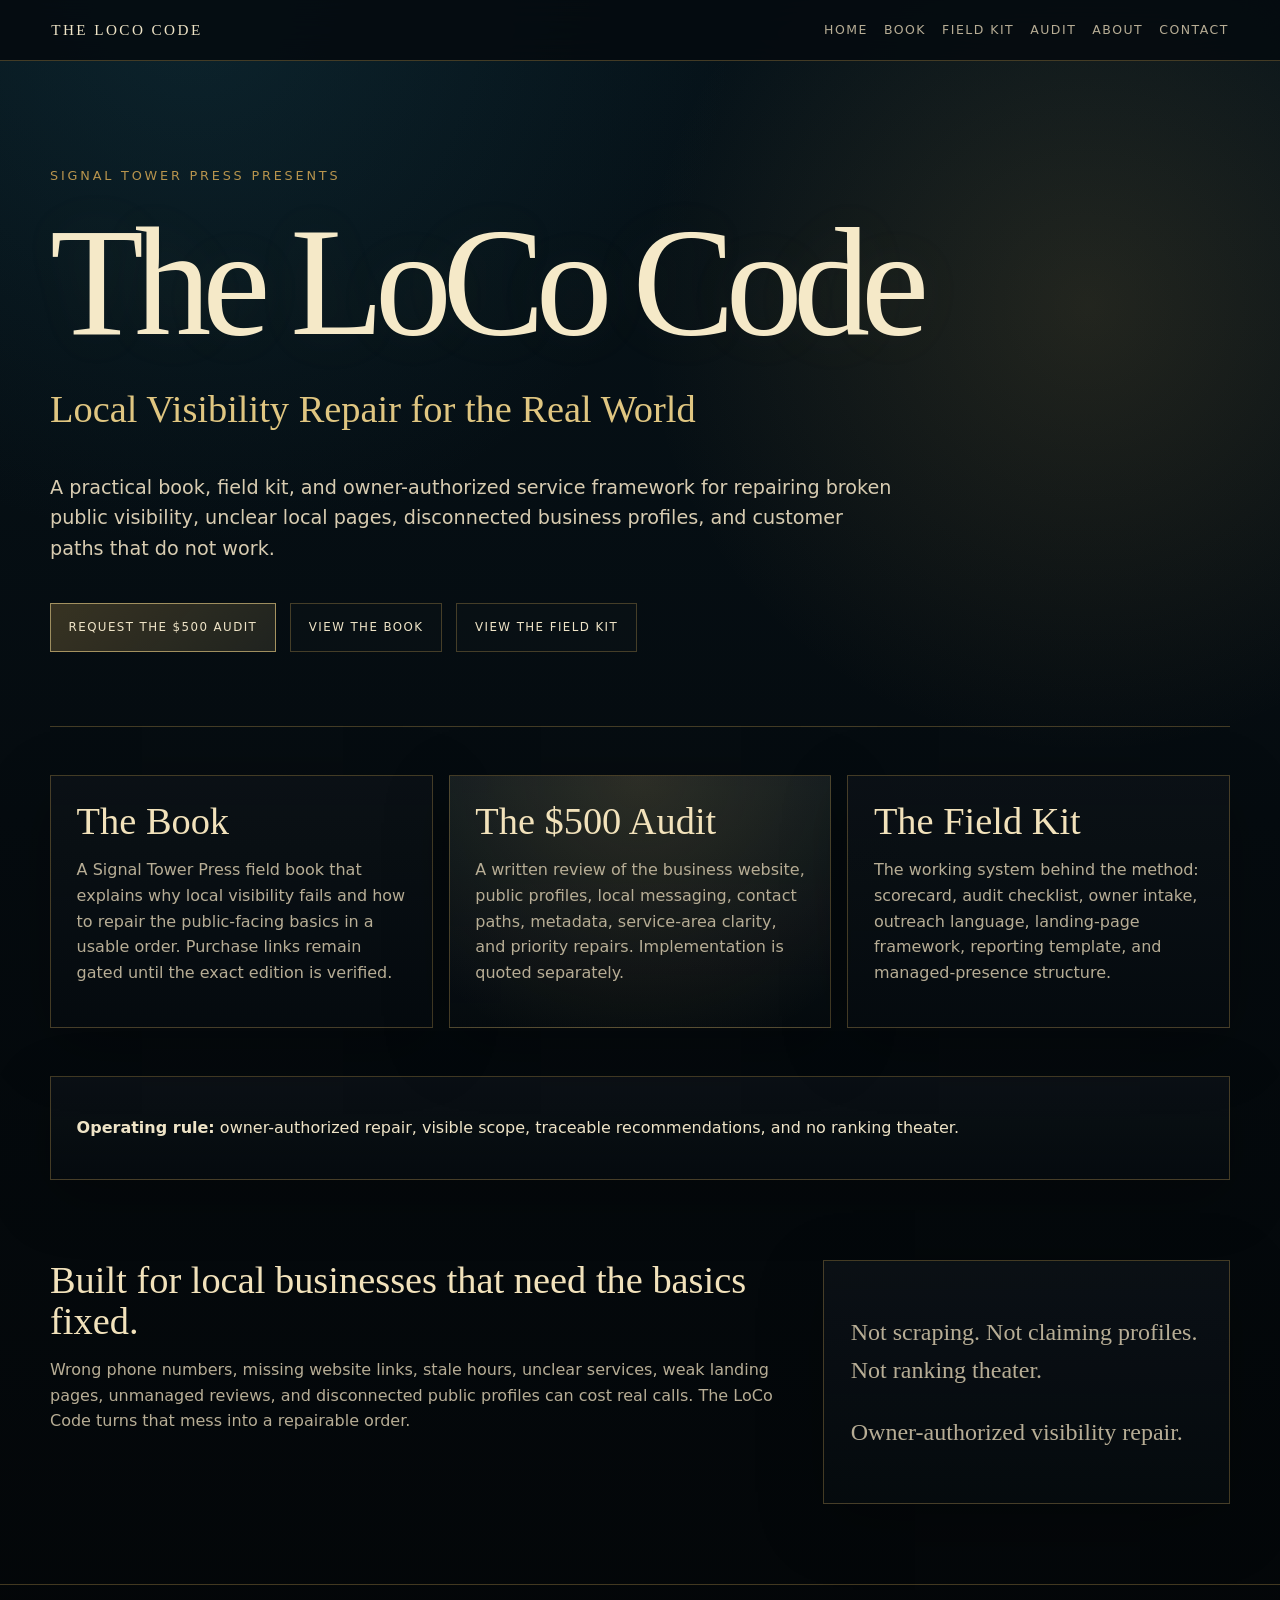
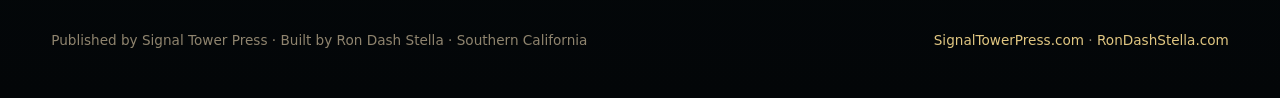
<file: index.html>
<!doctype html>
<html lang="en">
<head>
  <meta charset="utf-8">
  <meta name="viewport" content="width=device-width, initial-scale=1">
  <title>The LoCo Code | Local Visibility Repair</title>
  <meta name="description" content="The LoCo Code is a Signal Tower Press book, field kit, and owner-authorized local visibility repair service for small businesses.">
  <link rel="stylesheet" href="styles.css">
</head>
<body>
  <header class="site-header">
    <a class="brand" href="index.html">The LoCo Code</a>
    <nav aria-label="Primary navigation">
      <a href="index.html" aria-current="page">Home</a>
      <a href="book.html">Book</a>
      <a href="field-kit.html">Field Kit</a>
      <a href="audit.html">Audit</a>
      <a href="about.html">About</a>
      <a href="contact.html">Contact</a>
    </nav>
  </header>

  <main>
    <section class="hero">
      <div class="eyebrow">Signal Tower Press presents</div>
      <h1>The LoCo Code</h1>
      <p class="subtitle">Local Visibility Repair for the Real World</p>
      <p class="lede">A practical book, field kit, and owner-authorized service framework for repairing broken public visibility, unclear local pages, disconnected business profiles, and customer paths that do not work.</p>
      <div class="actions">
        <a class="button primary" href="audit.html">Request the $500 Audit</a>
        <a class="button" href="book.html">View the Book</a>
        <a class="button" href="field-kit.html">View the Field Kit</a>
      </div>
    </section>

    <section class="panel-grid" aria-label="Core system">
      <article class="panel">
        <h2>The Book</h2>
        <p>A Signal Tower Press field book that explains why local visibility fails and how to repair the public-facing basics in a usable order. Purchase links remain gated until the exact edition is verified.</p>
      </article>
      <article class="panel featured">
        <h2>The $500 Audit</h2>
        <p>A written review of the business website, public profiles, local messaging, contact paths, metadata, service-area clarity, and priority repairs. Implementation is quoted separately.</p>
      </article>
      <article class="panel">
        <h2>The Field Kit</h2>
        <p>The working system behind the method: scorecard, audit checklist, owner intake, outreach language, landing-page framework, reporting template, and managed-presence structure.</p>
      </article>
    </section>

    <section class="statement">
      <p><strong>Operating rule:</strong> owner-authorized repair, visible scope, traceable recommendations, and no ranking theater.</p>
    </section>

    <section class="split">
      <div>
        <h2>Built for local businesses that need the basics fixed.</h2>
        <p>Wrong phone numbers, missing website links, stale hours, unclear services, weak landing pages, unmanaged reviews, and disconnected public profiles can cost real calls. The LoCo Code turns that mess into a repairable order.</p>
      </div>
      <div class="quote-card">
        <p>Not scraping. Not claiming profiles. Not ranking theater.</p>
        <p>Owner-authorized visibility repair.</p>
      </div>
    </section>
  </main>

  <footer>
    <p>Published by Signal Tower Press · Built by Ron Dash Stella · Southern California</p>
    <p><a href="https://signaltowerpress.com">SignalTowerPress.com</a> · <a href="https://rondashstella.com">RonDashStella.com</a></p>
  </footer>
</body>
</html>
</file>
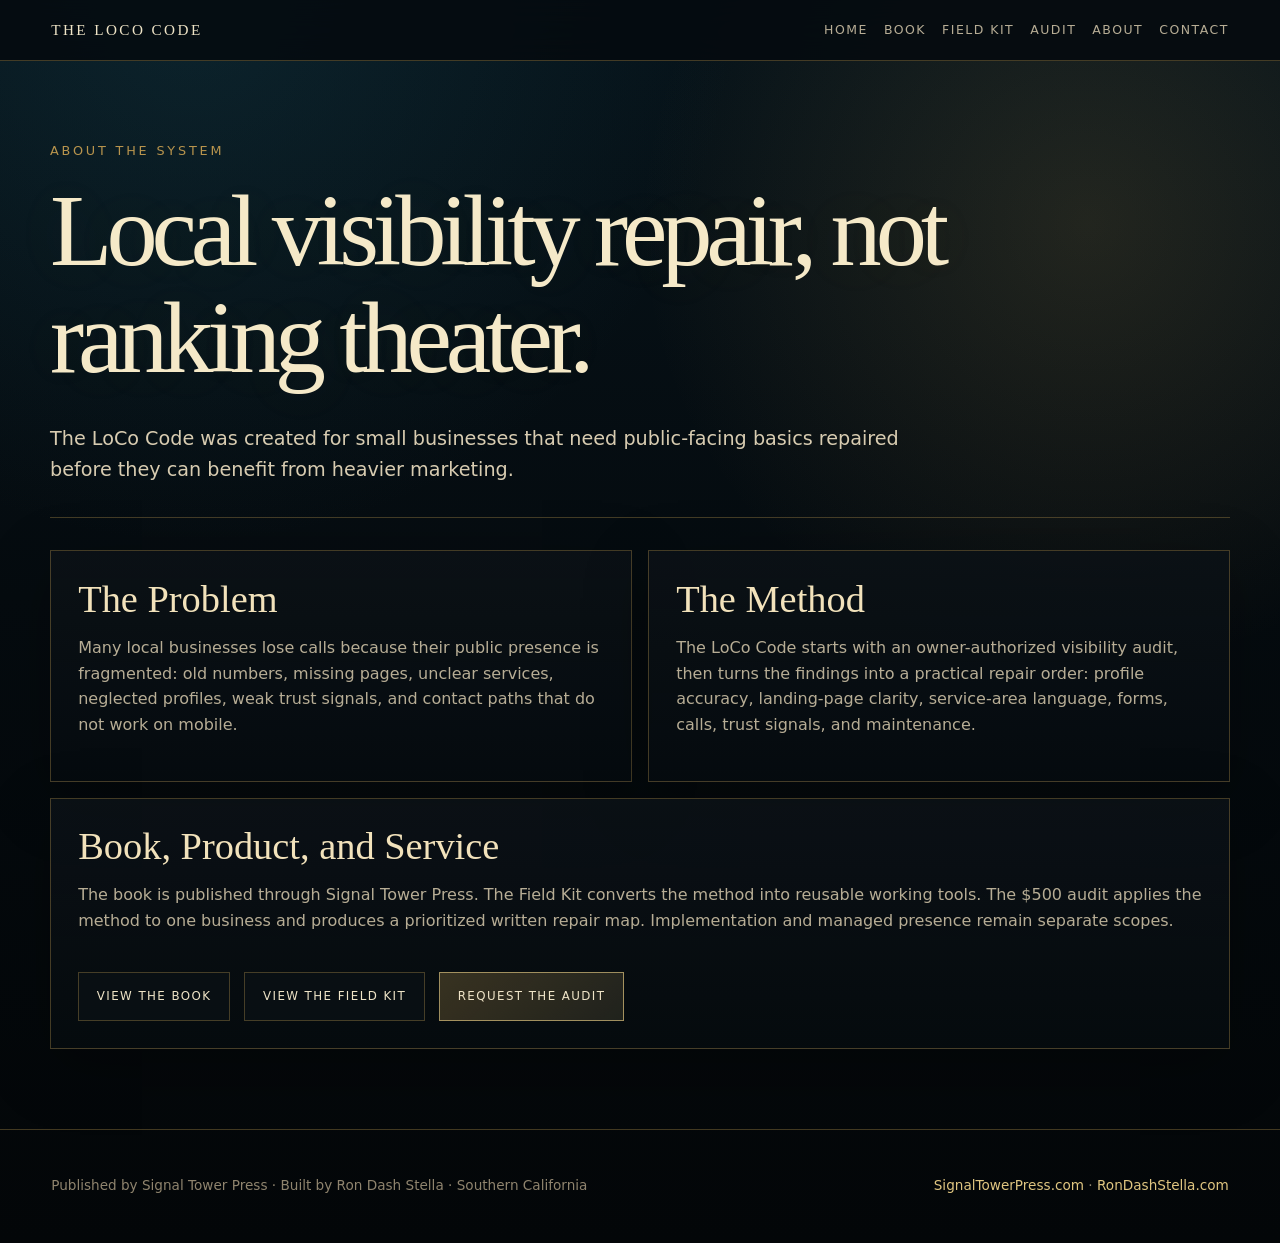
<file: about.html>
<!doctype html>
<html lang="en">
<head>
  <meta charset="utf-8">
  <meta name="viewport" content="width=device-width, initial-scale=1">
  <title>About | The LoCo Code</title>
  <meta name="description" content="About The LoCo Code, a Signal Tower Press book, field system, and owner-authorized local visibility repair service.">
  <link rel="stylesheet" href="styles.css">
</head>
<body>
  <header class="site-header">
    <a class="brand" href="index.html">The LoCo Code</a>
    <nav aria-label="Primary navigation">
      <a href="index.html">Home</a>
      <a href="book.html">Book</a>
      <a href="field-kit.html">Field Kit</a>
      <a href="audit.html">Audit</a>
      <a href="about.html" aria-current="page">About</a>
      <a href="contact.html">Contact</a>
    </nav>
  </header>

  <main>
    <section class="page-hero">
      <div class="eyebrow">About the system</div>
      <h1>Local visibility repair, not ranking theater.</h1>
      <p class="lede">The LoCo Code was created for small businesses that need public-facing basics repaired before they can benefit from heavier marketing.</p>
    </section>

    <section class="content-grid">
      <article class="content-card">
        <h2>The Problem</h2>
        <p>Many local businesses lose calls because their public presence is fragmented: old numbers, missing pages, unclear services, neglected profiles, weak trust signals, and contact paths that do not work on mobile.</p>
      </article>
      <article class="content-card">
        <h2>The Method</h2>
        <p>The LoCo Code starts with an owner-authorized visibility audit, then turns the findings into a practical repair order: profile accuracy, landing-page clarity, service-area language, forms, calls, trust signals, and maintenance.</p>
      </article>
      <article class="content-card full">
        <h2>Book, Product, and Service</h2>
        <p>The book is published through Signal Tower Press. The Field Kit converts the method into reusable working tools. The $500 audit applies the method to one business and produces a prioritized written repair map. Implementation and managed presence remain separate scopes.</p>
        <div class="actions">
          <a class="button" href="book.html">View the Book</a>
          <a class="button" href="field-kit.html">View the Field Kit</a>
          <a class="button primary" href="audit.html">Request the Audit</a>
        </div>
      </article>
    </section>
  </main>

  <footer>
    <p>Published by Signal Tower Press · Built by Ron Dash Stella · Southern California</p>
    <p><a href="https://signaltowerpress.com">SignalTowerPress.com</a> · <a href="https://rondashstella.com">RonDashStella.com</a></p>
  </footer>
</body>
</html>
</file>
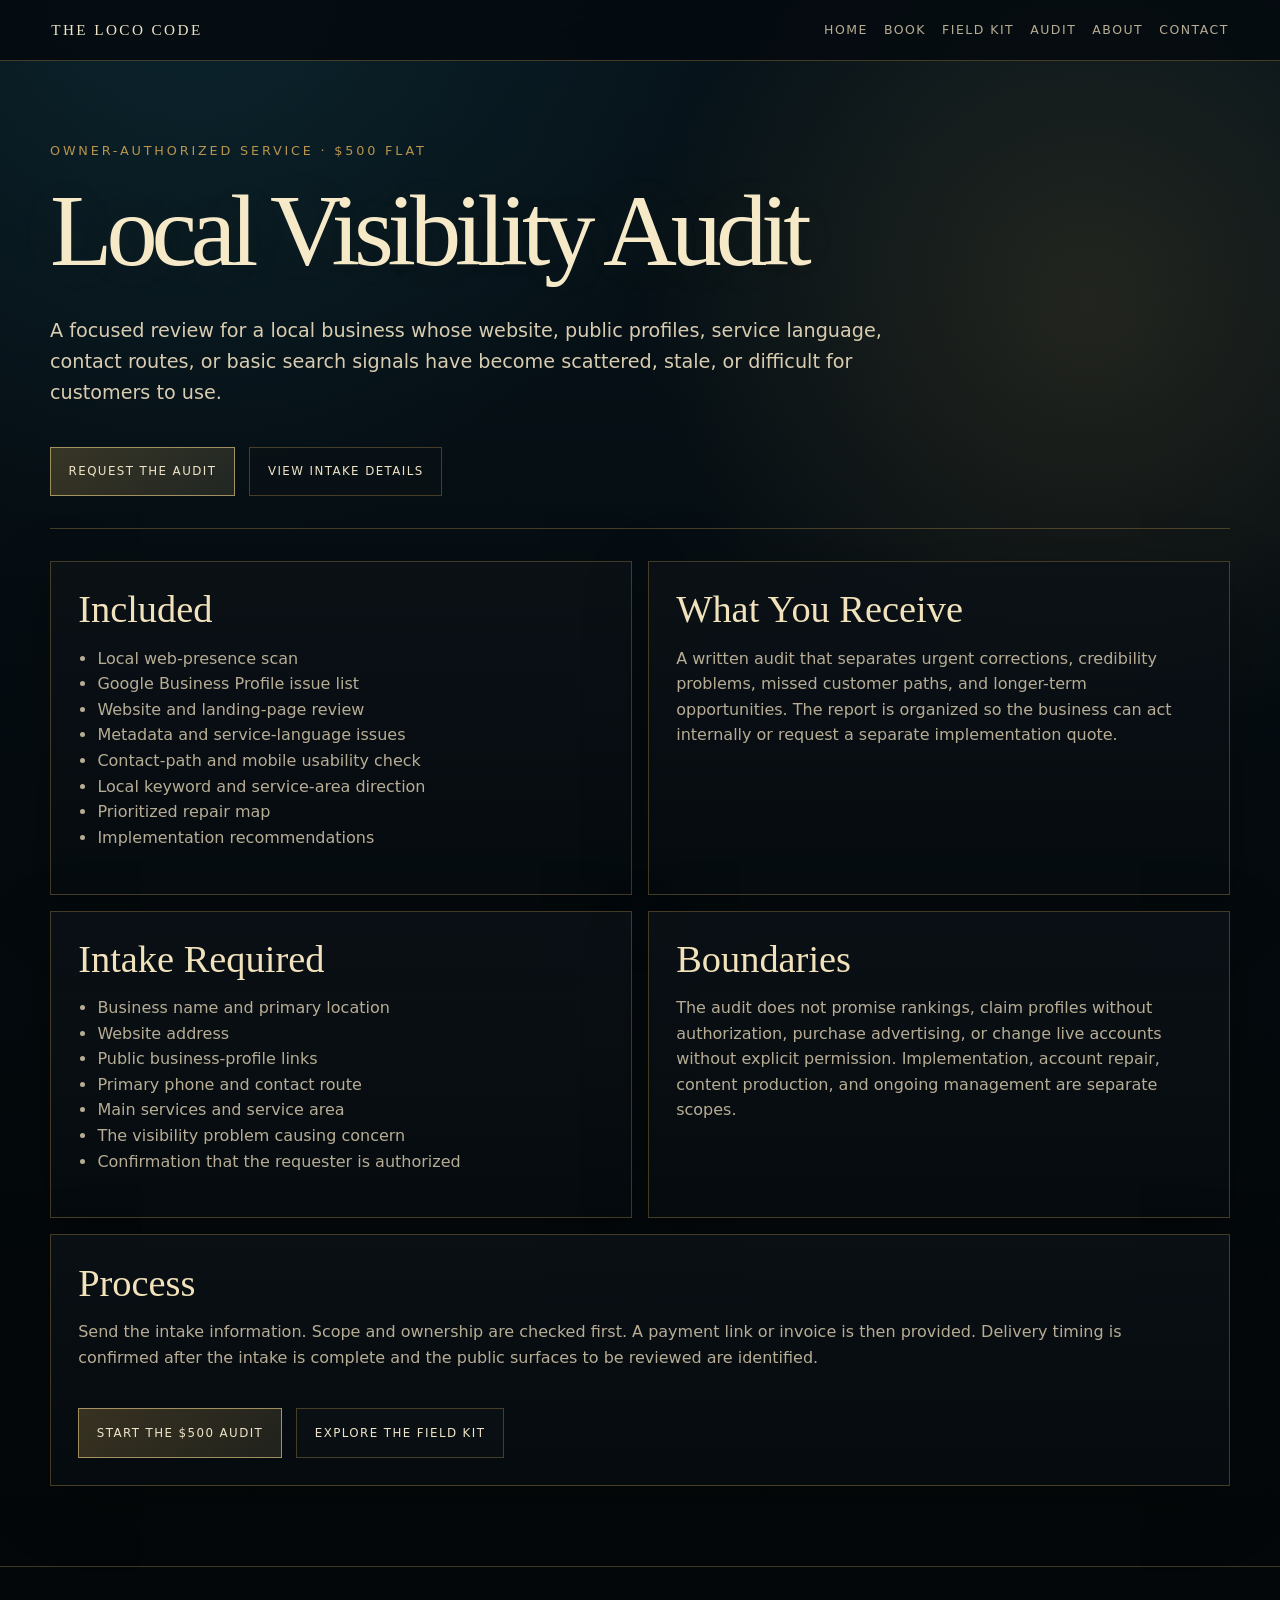
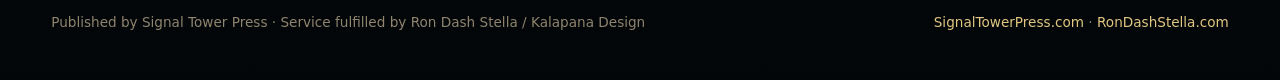
<file: audit.html>
<!doctype html>
<html lang="en">
<head>
  <meta charset="utf-8">
  <meta name="viewport" content="width=device-width, initial-scale=1">
  <title>$500 Local Visibility Audit | The LoCo Code</title>
  <meta name="description" content="A focused $500 local visibility audit for small businesses that need a clear repair order across websites, business profiles, contact paths, local messaging, and public trust signals.">
  <link rel="stylesheet" href="styles.css">
</head>
<body>
  <header class="site-header">
    <a class="brand" href="index.html">The LoCo Code</a>
    <nav aria-label="Primary navigation">
      <a href="index.html">Home</a>
      <a href="book.html">Book</a>
      <a href="field-kit.html">Field Kit</a>
      <a href="audit.html" aria-current="page">Audit</a>
      <a href="about.html">About</a>
      <a href="contact.html">Contact</a>
    </nav>
  </header>

  <main>
    <section class="page-hero">
      <div class="eyebrow">Owner-authorized service · $500 flat</div>
      <h1>Local Visibility Audit</h1>
      <p class="lede">A focused review for a local business whose website, public profiles, service language, contact routes, or basic search signals have become scattered, stale, or difficult for customers to use.</p>
      <div class="actions">
        <a class="button primary" href="mailto:ron@kalapana-design.com?subject=LoCo%20Code%20Audit%20Request">Request the Audit</a>
        <a class="button" href="contact.html">View Intake Details</a>
      </div>
    </section>

    <section class="content-grid">
      <article class="content-card">
        <h2>Included</h2>
        <ul>
          <li>Local web-presence scan</li>
          <li>Google Business Profile issue list</li>
          <li>Website and landing-page review</li>
          <li>Metadata and service-language issues</li>
          <li>Contact-path and mobile usability check</li>
          <li>Local keyword and service-area direction</li>
          <li>Prioritized repair map</li>
          <li>Implementation recommendations</li>
        </ul>
      </article>

      <article class="content-card">
        <h2>What You Receive</h2>
        <p>A written audit that separates urgent corrections, credibility problems, missed customer paths, and longer-term opportunities. The report is organized so the business can act internally or request a separate implementation quote.</p>
      </article>

      <article class="content-card">
        <h2>Intake Required</h2>
        <ul>
          <li>Business name and primary location</li>
          <li>Website address</li>
          <li>Public business-profile links</li>
          <li>Primary phone and contact route</li>
          <li>Main services and service area</li>
          <li>The visibility problem causing concern</li>
          <li>Confirmation that the requester is authorized</li>
        </ul>
      </article>

      <article class="content-card">
        <h2>Boundaries</h2>
        <p>The audit does not promise rankings, claim profiles without authorization, purchase advertising, or change live accounts without explicit permission. Implementation, account repair, content production, and ongoing management are separate scopes.</p>
      </article>

      <article class="content-card full">
        <h2>Process</h2>
        <p>Send the intake information. Scope and ownership are checked first. A payment link or invoice is then provided. Delivery timing is confirmed after the intake is complete and the public surfaces to be reviewed are identified.</p>
        <div class="actions">
          <a class="button primary" href="mailto:ron@kalapana-design.com?subject=LoCo%20Code%20Audit%20Request">Start the $500 Audit</a>
          <a class="button" href="field-kit.html">Explore the Field Kit</a>
        </div>
      </article>
    </section>
  </main>

  <footer>
    <p>Published by Signal Tower Press · Service fulfilled by Ron Dash Stella / Kalapana Design</p>
    <p><a href="https://signaltowerpress.com">SignalTowerPress.com</a> · <a href="https://rondashstella.com">RonDashStella.com</a></p>
  </footer>
</body>
</html>
</file>
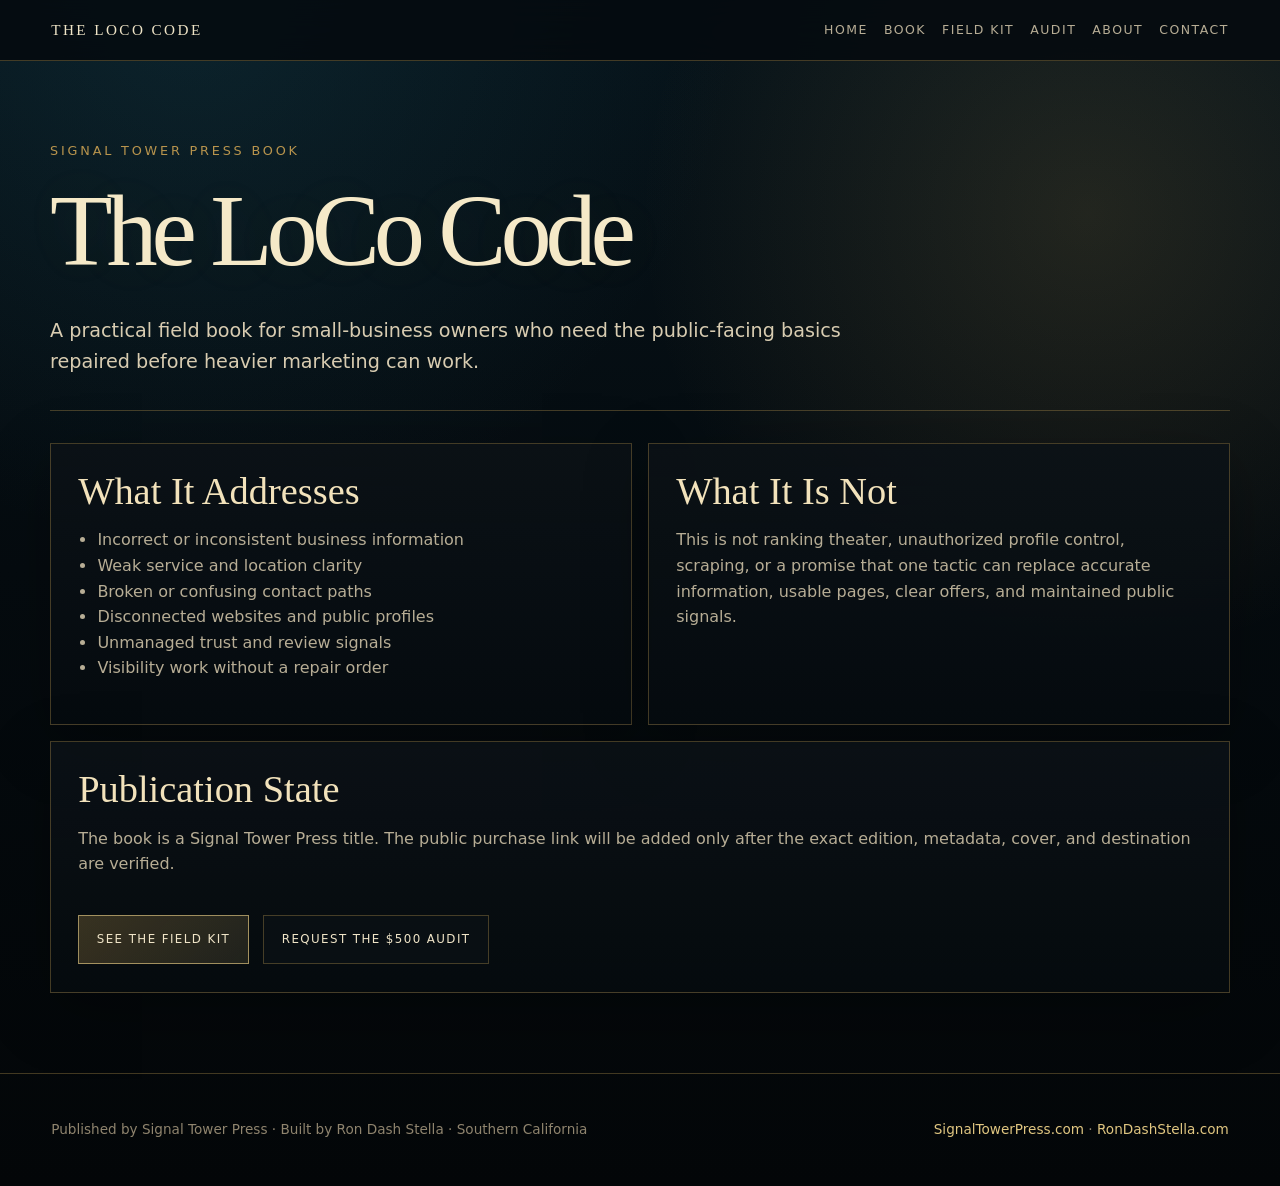
<file: book.html>
<!doctype html>
<html lang="en">
<head>
  <meta charset="utf-8">
  <meta name="viewport" content="width=device-width, initial-scale=1">
  <title>The Book | The LoCo Code</title>
  <meta name="description" content="The LoCo Code is a practical Signal Tower Press book about repairing the public visibility basics that help local businesses get found, understood, and contacted.">
  <link rel="stylesheet" href="styles.css">
</head>
<body>
  <header class="site-header">
    <a class="brand" href="index.html">The LoCo Code</a>
    <nav aria-label="Primary navigation">
      <a href="index.html">Home</a>
      <a href="book.html" aria-current="page">Book</a>
      <a href="field-kit.html">Field Kit</a>
      <a href="audit.html">Audit</a>
      <a href="about.html">About</a>
      <a href="contact.html">Contact</a>
    </nav>
  </header>

  <main>
    <section class="page-hero">
      <div class="eyebrow">Signal Tower Press book</div>
      <h1>The LoCo Code</h1>
      <p class="lede">A practical field book for small-business owners who need the public-facing basics repaired before heavier marketing can work.</p>
    </section>

    <section class="content-grid">
      <article class="content-card">
        <h2>What It Addresses</h2>
        <ul>
          <li>Incorrect or inconsistent business information</li>
          <li>Weak service and location clarity</li>
          <li>Broken or confusing contact paths</li>
          <li>Disconnected websites and public profiles</li>
          <li>Unmanaged trust and review signals</li>
          <li>Visibility work without a repair order</li>
        </ul>
      </article>

      <article class="content-card">
        <h2>What It Is Not</h2>
        <p>This is not ranking theater, unauthorized profile control, scraping, or a promise that one tactic can replace accurate information, usable pages, clear offers, and maintained public signals.</p>
      </article>

      <article class="content-card full">
        <h2>Publication State</h2>
        <p>The book is a Signal Tower Press title. The public purchase link will be added only after the exact edition, metadata, cover, and destination are verified.</p>
        <div class="actions">
          <a class="button primary" href="field-kit.html">See the Field Kit</a>
          <a class="button" href="audit.html">Request the $500 Audit</a>
        </div>
      </article>
    </section>
  </main>

  <footer>
    <p>Published by Signal Tower Press · Built by Ron Dash Stella · Southern California</p>
    <p><a href="https://signaltowerpress.com">SignalTowerPress.com</a> · <a href="https://rondashstella.com">RonDashStella.com</a></p>
  </footer>
</body>
</html>
</file>
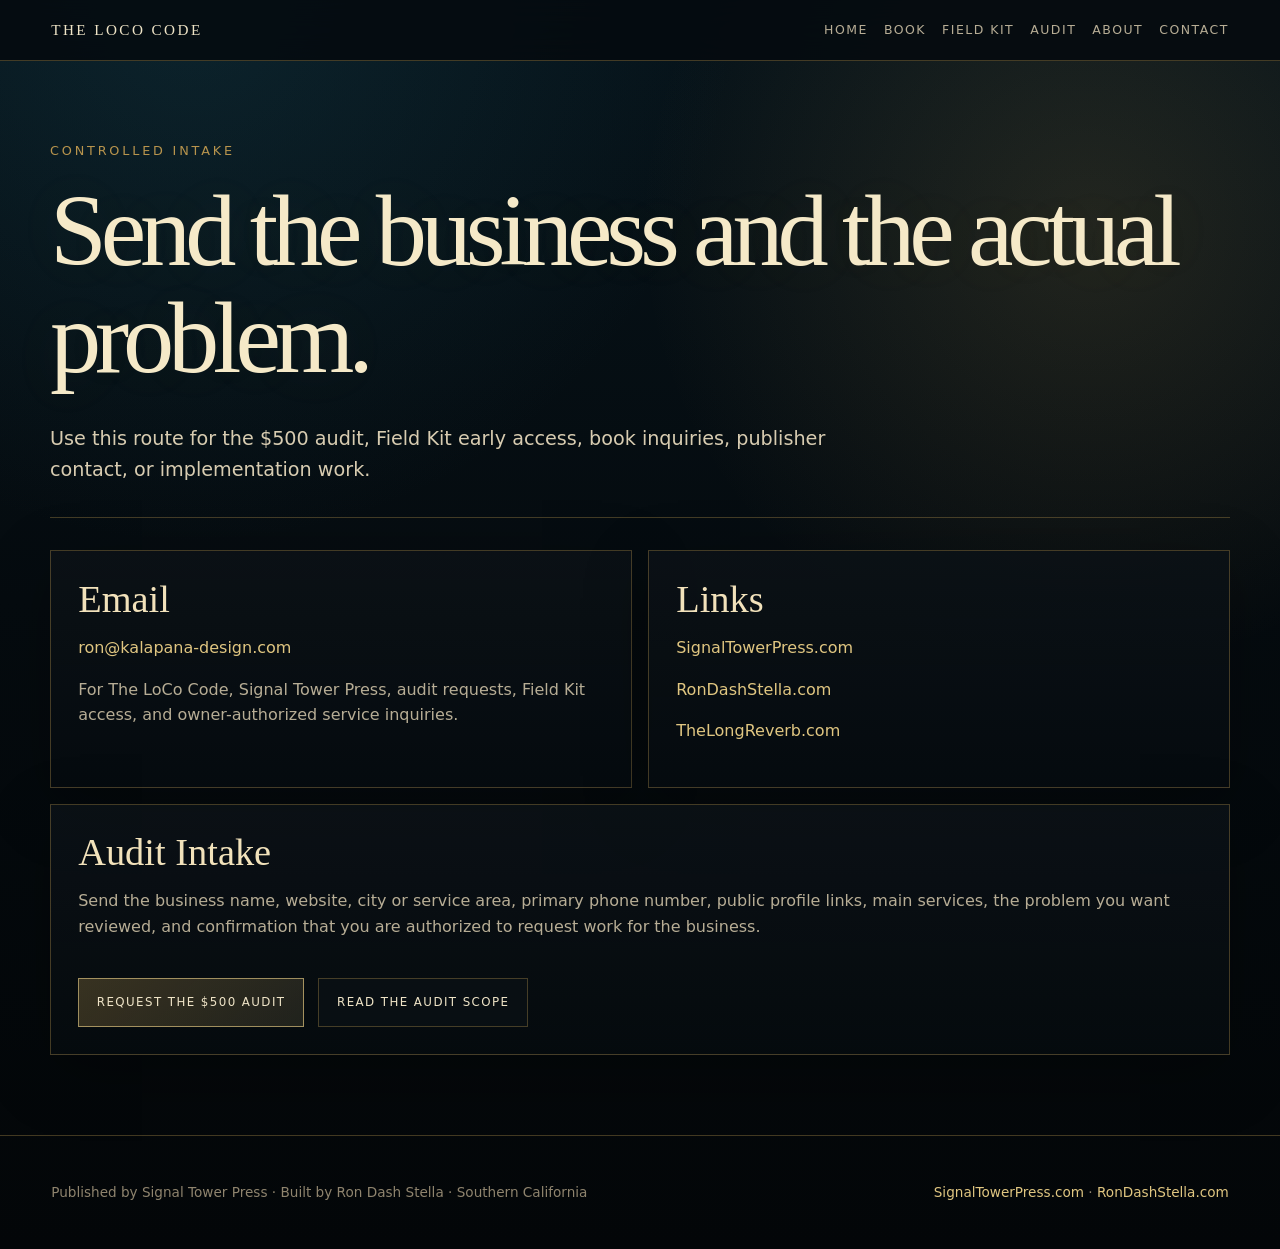
<file: contact.html>
<!doctype html>
<html lang="en">
<head>
  <meta charset="utf-8">
  <meta name="viewport" content="width=device-width, initial-scale=1">
  <title>Contact | The LoCo Code</title>
  <meta name="description" content="Contact The LoCo Code for the $500 local visibility audit, Field Kit early access, book inquiries, and owner-authorized implementation work.">
  <link rel="stylesheet" href="styles.css">
</head>
<body>
  <header class="site-header">
    <a class="brand" href="index.html">The LoCo Code</a>
    <nav aria-label="Primary navigation">
      <a href="index.html">Home</a>
      <a href="book.html">Book</a>
      <a href="field-kit.html">Field Kit</a>
      <a href="audit.html">Audit</a>
      <a href="about.html">About</a>
      <a href="contact.html" aria-current="page">Contact</a>
    </nav>
  </header>

  <main>
    <section class="page-hero">
      <div class="eyebrow">Controlled intake</div>
      <h1>Send the business and the actual problem.</h1>
      <p class="lede">Use this route for the $500 audit, Field Kit early access, book inquiries, publisher contact, or implementation work.</p>
    </section>

    <section class="content-grid">
      <article class="content-card">
        <h2>Email</h2>
        <p><a href="mailto:ron@kalapana-design.com?subject=LoCo%20Code%20Inquiry">ron@kalapana-design.com</a></p>
        <p>For The LoCo Code, Signal Tower Press, audit requests, Field Kit access, and owner-authorized service inquiries.</p>
      </article>
      <article class="content-card">
        <h2>Links</h2>
        <p><a href="https://signaltowerpress.com">SignalTowerPress.com</a></p>
        <p><a href="https://rondashstella.com">RonDashStella.com</a></p>
        <p><a href="https://thelongreverb.com">TheLongReverb.com</a></p>
      </article>
      <article class="content-card full">
        <h2>Audit Intake</h2>
        <p>Send the business name, website, city or service area, primary phone number, public profile links, main services, the problem you want reviewed, and confirmation that you are authorized to request work for the business.</p>
        <div class="actions">
          <a class="button primary" href="mailto:ron@kalapana-design.com?subject=LoCo%20Code%20Audit%20Request">Request the $500 Audit</a>
          <a class="button" href="audit.html">Read the Audit Scope</a>
        </div>
      </article>
    </section>
  </main>

  <footer>
    <p>Published by Signal Tower Press · Built by Ron Dash Stella · Southern California</p>
    <p><a href="https://signaltowerpress.com">SignalTowerPress.com</a> · <a href="https://rondashstella.com">RonDashStella.com</a></p>
  </footer>
</body>
</html>
</file>
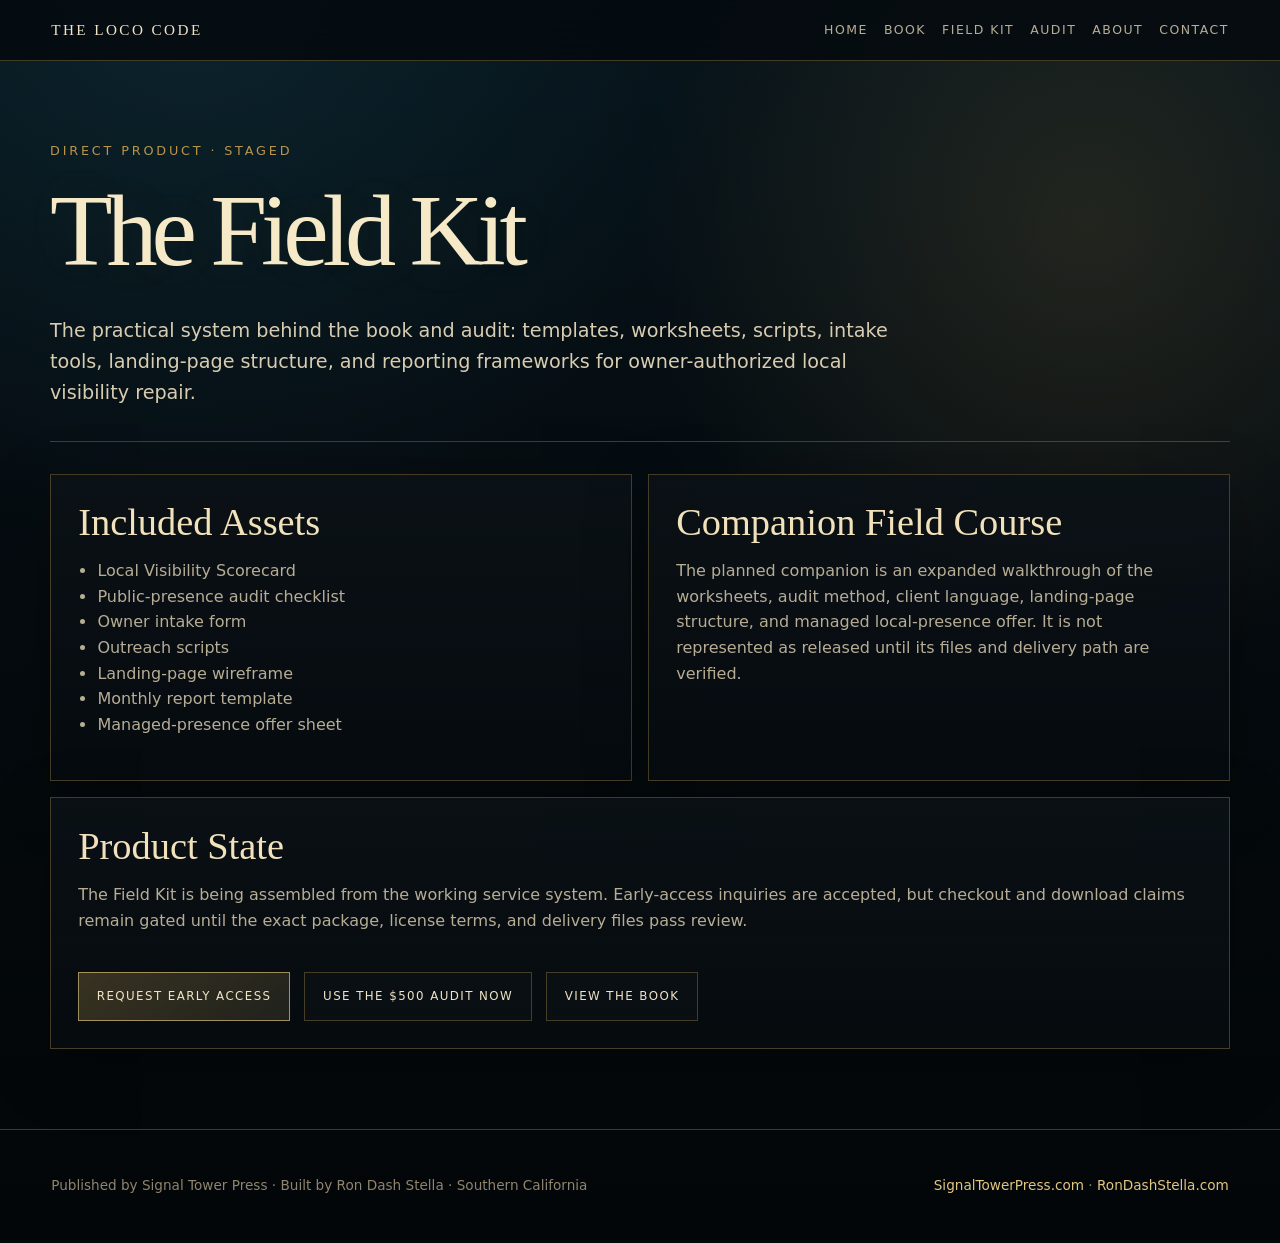
<file: field-kit.html>
<!doctype html>
<html lang="en">
<head>
  <meta charset="utf-8">
  <meta name="viewport" content="width=device-width, initial-scale=1">
  <title>Field Kit | The LoCo Code</title>
  <meta name="description" content="The LoCo Code Field Kit is the staged working system behind the book and local visibility audit: scorecards, checklists, intake, scripts, page frameworks, and reporting tools.">
  <link rel="stylesheet" href="styles.css">
</head>
<body>
  <header class="site-header">
    <a class="brand" href="index.html">The LoCo Code</a>
    <nav aria-label="Primary navigation">
      <a href="index.html">Home</a>
      <a href="book.html">Book</a>
      <a href="field-kit.html" aria-current="page">Field Kit</a>
      <a href="audit.html">Audit</a>
      <a href="about.html">About</a>
      <a href="contact.html">Contact</a>
    </nav>
  </header>

  <main>
    <section class="page-hero">
      <div class="eyebrow">Direct product · staged</div>
      <h1>The Field Kit</h1>
      <p class="lede">The practical system behind the book and audit: templates, worksheets, scripts, intake tools, landing-page structure, and reporting frameworks for owner-authorized local visibility repair.</p>
    </section>

    <section class="content-grid">
      <article class="content-card">
        <h2>Included Assets</h2>
        <ul>
          <li>Local Visibility Scorecard</li>
          <li>Public-presence audit checklist</li>
          <li>Owner intake form</li>
          <li>Outreach scripts</li>
          <li>Landing-page wireframe</li>
          <li>Monthly report template</li>
          <li>Managed-presence offer sheet</li>
        </ul>
      </article>
      <article class="content-card">
        <h2>Companion Field Course</h2>
        <p>The planned companion is an expanded walkthrough of the worksheets, audit method, client language, landing-page structure, and managed local-presence offer. It is not represented as released until its files and delivery path are verified.</p>
      </article>
      <article class="content-card full">
        <h2>Product State</h2>
        <p>The Field Kit is being assembled from the working service system. Early-access inquiries are accepted, but checkout and download claims remain gated until the exact package, license terms, and delivery files pass review.</p>
        <div class="actions">
          <a class="button primary" href="contact.html">Request Early Access</a>
          <a class="button" href="audit.html">Use the $500 Audit Now</a>
          <a class="button" href="book.html">View the Book</a>
        </div>
      </article>
    </section>
  </main>

  <footer>
    <p>Published by Signal Tower Press · Built by Ron Dash Stella · Southern California</p>
    <p><a href="https://signaltowerpress.com">SignalTowerPress.com</a> · <a href="https://rondashstella.com">RonDashStella.com</a></p>
  </footer>
</body>
</html>
</file>
<file: styles.css>
:root {
  --ink: #050b0f;
  --deep: #081820;
  --panel: #0b1116;
  --brass: #b8944d;
  --gold: #e0c681;
  --paper: #efe4c7;
  --muted: #b7ad95;
  --line: rgba(184, 148, 77, .35);
  --line-soft: rgba(239, 228, 199, .12);
}

* { box-sizing: border-box; }

html { scroll-behavior: smooth; }

body {
  margin: 0;
  color: var(--paper);
  background:
    radial-gradient(circle at 15% 0%, rgba(34, 95, 112, .22), transparent 34rem),
    radial-gradient(circle at 85% 18%, rgba(184, 148, 77, .16), transparent 28rem),
    linear-gradient(180deg, #06131a 0%, var(--ink) 48%, #030608 100%);
  font-family: Inter, ui-sans-serif, system-ui, -apple-system, BlinkMacSystemFont, "Segoe UI", sans-serif;
  line-height: 1.6;
}

a { color: var(--gold); text-decoration: none; }
a:hover { color: #fff2c6; }

.site-header {
  position: sticky;
  top: 0;
  z-index: 10;
  display: flex;
  justify-content: space-between;
  gap: 2rem;
  align-items: center;
  padding: 1.1rem clamp(1.25rem, 4vw, 4rem);
  background: rgba(5, 11, 15, .88);
  border-bottom: 1px solid var(--line);
  backdrop-filter: blur(18px);
}

.brand {
  font-family: Georgia, "Times New Roman", serif;
  letter-spacing: .16em;
  text-transform: uppercase;
  color: var(--paper);
  font-size: .95rem;
}

nav {
  display: flex;
  flex-wrap: wrap;
  justify-content: flex-end;
  gap: 1rem;
}

nav a {
  color: var(--muted);
  font-size: .78rem;
  letter-spacing: .12em;
  text-transform: uppercase;
}

main {
  width: min(1180px, calc(100% - 2rem));
  margin: 0 auto;
}

.hero {
  min-height: 74vh;
  display: grid;
  align-content: center;
  padding: 6rem 0 4rem;
  border-bottom: 1px solid var(--line);
}

.eyebrow {
  color: var(--brass);
  letter-spacing: .22em;
  text-transform: uppercase;
  font-size: .8rem;
  margin-bottom: 1rem;
}

h1, h2, h3 {
  font-family: Georgia, "Times New Roman", serif;
  font-weight: 400;
  line-height: 1.05;
  margin: 0;
}

h1 {
  font-size: clamp(4rem, 12vw, 11rem);
  letter-spacing: -.06em;
  color: #f5e9c8;
  text-shadow: 0 0 60px rgba(224, 198, 129, .08);
}

.subtitle {
  margin: 1rem 0 0;
  color: var(--gold);
  font-family: Georgia, "Times New Roman", serif;
  font-size: clamp(1.5rem, 3vw, 3.1rem);
}

.lede {
  max-width: 850px;
  margin: 2rem 0 0;
  color: #d8ccb1;
  font-size: clamp(1.05rem, 1.5vw, 1.35rem);
}

.actions {
  display: flex;
  flex-wrap: wrap;
  gap: .9rem;
  margin-top: 2.4rem;
}

.button {
  display: inline-flex;
  border: 1px solid var(--line);
  padding: .88rem 1.1rem;
  color: var(--paper);
  letter-spacing: .12em;
  text-transform: uppercase;
  font-size: .74rem;
  background: rgba(11, 17, 22, .72);
}

.button.primary {
  background: linear-gradient(135deg, rgba(184, 148, 77, .28), rgba(224, 198, 129, .12));
  border-color: rgba(224, 198, 129, .65);
}

.panel-grid {
  display: grid;
  grid-template-columns: repeat(3, minmax(0, 1fr));
  gap: 1rem;
  padding: 3rem 0;
}

.panel, .quote-card, .statement, .content-card {
  border: 1px solid var(--line);
  background: linear-gradient(180deg, rgba(11, 17, 22, .88), rgba(5, 11, 15, .76));
  box-shadow: 0 18px 60px rgba(0, 0, 0, .28);
}

.panel {
  padding: 1.6rem;
  min-height: 240px;
}

.panel.featured {
  background:
    radial-gradient(circle at 50% 0%, rgba(184, 148, 77, .18), transparent 18rem),
    linear-gradient(180deg, rgba(14, 24, 30, .96), rgba(5, 11, 15, .82));
}

.panel h2, .split h2, .content-card h2 {
  color: #f2e2bb;
  font-size: clamp(1.8rem, 3vw, 3rem);
}

.panel p, .split p, .content-card p, li {
  color: var(--muted);
}

.statement {
  padding: 1.4rem 1.6rem;
  margin: 0 0 3rem;
  color: var(--paper);
}

.split {
  display: grid;
  grid-template-columns: 1.3fr .7fr;
  gap: 1rem;
  padding: 2rem 0 5rem;
}

.quote-card {
  padding: 1.7rem;
  color: var(--gold);
  font-family: Georgia, "Times New Roman", serif;
  font-size: 1.5rem;
}

.page-hero {
  padding: 5rem 0 2rem;
  border-bottom: 1px solid var(--line);
}

.page-hero h1 {
  font-size: clamp(3.2rem, 8vw, 7rem);
}

.content-grid {
  display: grid;
  grid-template-columns: repeat(2, minmax(0, 1fr));
  gap: 1rem;
  padding: 2rem 0 5rem;
}

.content-card {
  padding: 1.7rem;
}

.full { grid-column: 1 / -1; }

ul { padding-left: 1.2rem; }

footer {
  border-top: 1px solid var(--line);
  padding: 2rem clamp(1.25rem, 4vw, 4rem);
  color: #8f846e;
  font-size: .85rem;
  display: flex;
  flex-wrap: wrap;
  justify-content: space-between;
  gap: 1rem;
}

@media (max-width: 820px) {
  .site-header { align-items: flex-start; flex-direction: column; }
  nav { justify-content: flex-start; }
  .panel-grid, .split, .content-grid { grid-template-columns: 1fr; }
  .hero { min-height: auto; }
}
</file>
